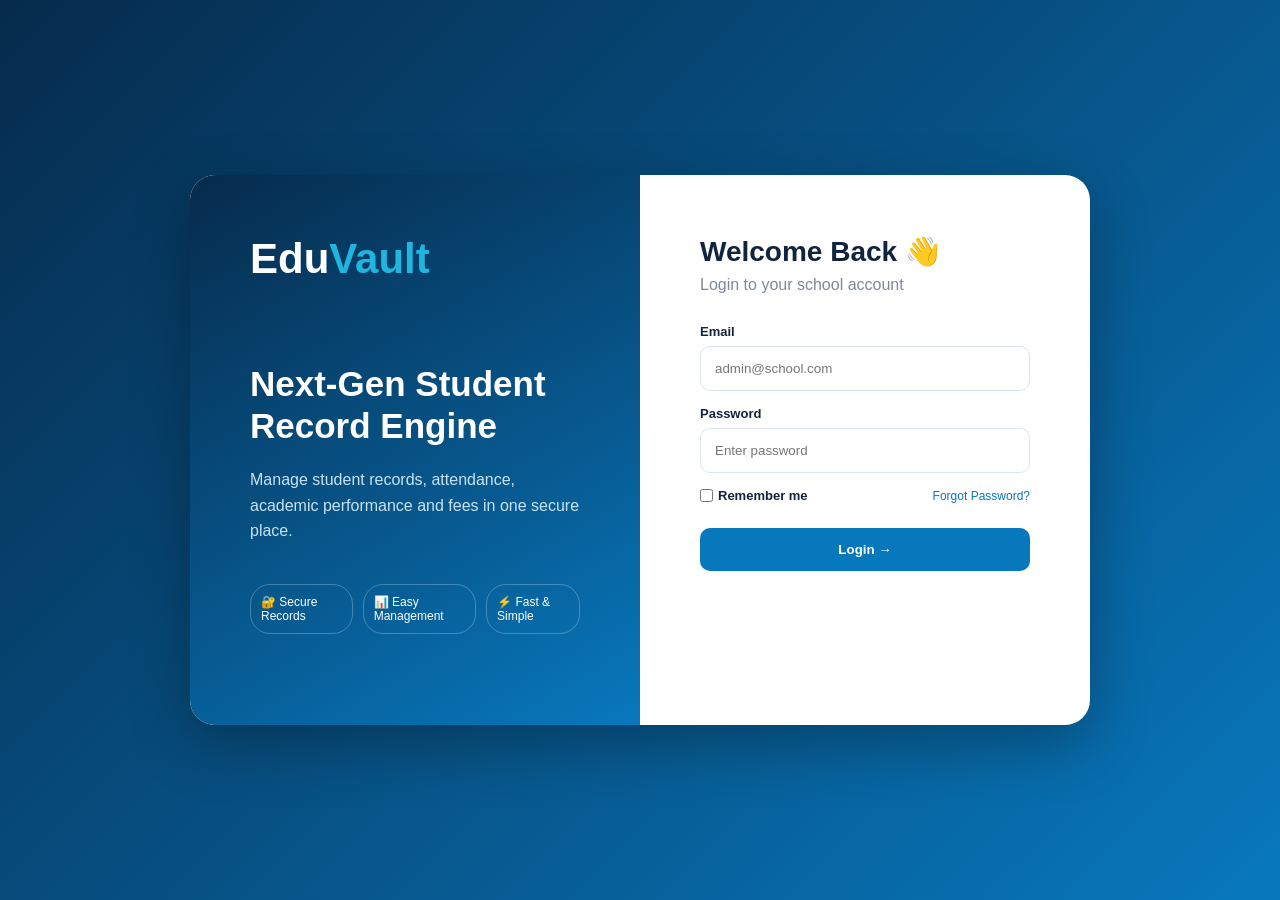
<file: index.html>
<!DOCTYPE html>
<html lang="en">
<head>
    <meta charset="UTF-8">
    <meta name="viewport" content="width=device-width, initial-scale=1.0">
    <title>EduVault - Login</title>
    <link rel="stylesheet" href="style.css">
</head>

<body class="login-body">

    <div class="login-container">

        <div class="login-left">
            <h1>Edu<span>Vault</span></h1>

            <h2>Next-Gen Student<br>Record Engine</h2>

            <p>
                Manage student records, attendance, academic
                performance and fees in one secure place.
            </p>

            <div class="features">
                <div>🔐 Secure Records</div>
                <div>📊 Easy Management</div>
                <div>⚡ Fast & Simple</div>
            </div>
        </div>


        <div class="login-right">

            <h2>Welcome Back 👋</h2>
            <p>Login to your school account</p>

            <form onsubmit="login(event)">

                <label>Email</label>
                <input
                    type="email"
                    id="email"
                    placeholder="admin@school.com"
                    required
                >

                <label>Password</label>
                <input
                    type="password"
                    id="password"
                    placeholder="Enter password"
                    required
                >

                <div class="remember">
                    <label>
                        <input type="checkbox">
                        Remember me
                    </label>

                    <a href="#">Forgot Password?</a>
                </div>

                <button type="submit">
                    Login →
                </button>

            </form>

            <p id="loginMessage"></p>

        </div>

    </div>

    <script src="script.js"></script>

</body>
</html>
</file>
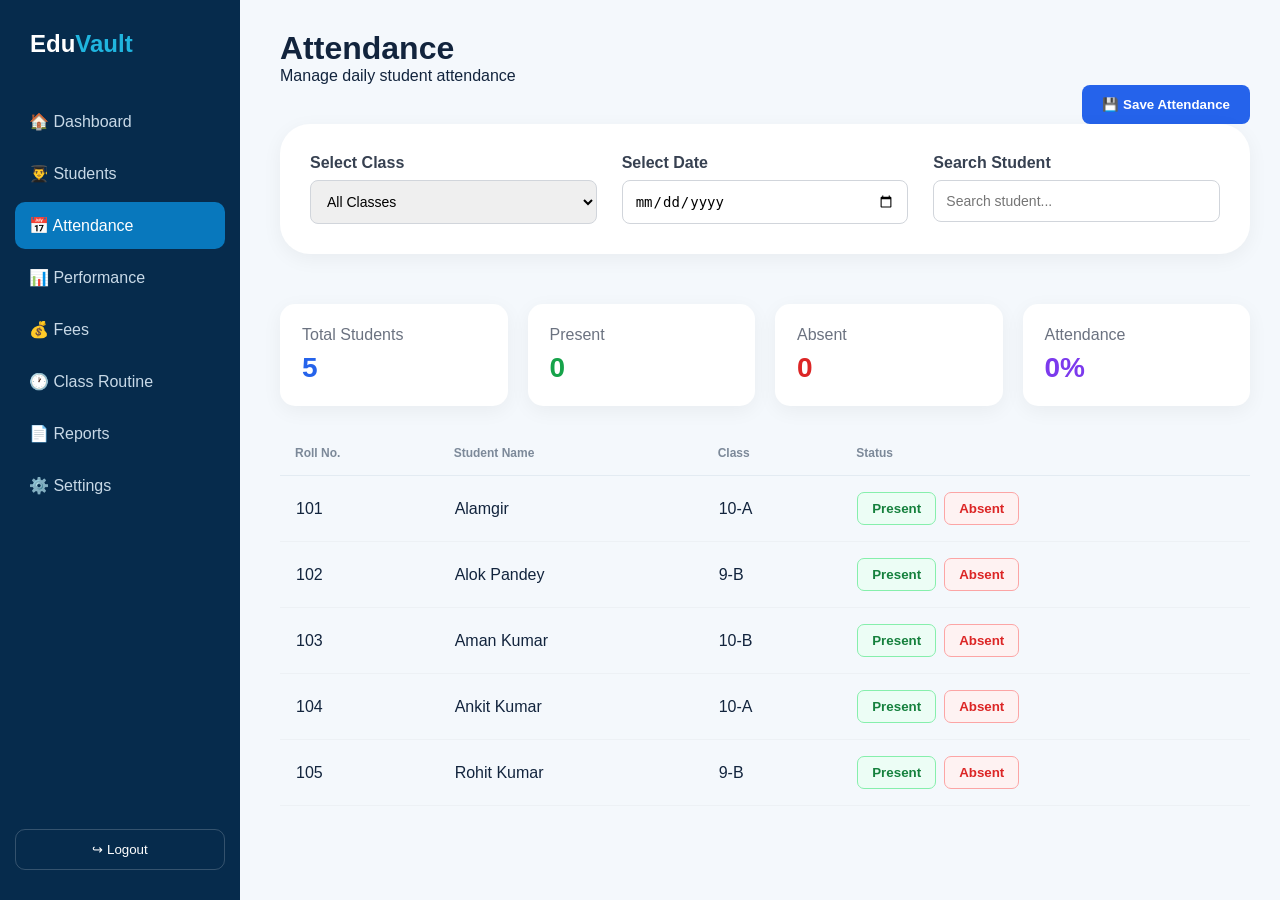
<file: attendance.html>
<!DOCTYPE html>
<html lang="en">
<head>
    <meta charset="UTF-8">
    <meta name="viewport" content="width=device-width, initial-scale=1.0">
    <title>Attendance - EduVault</title>
    <link rel="stylesheet" href="style.css">
</head>

<body>

<div class="app">

    <!-- Sidebar -->
        <aside class="sidebar">

        <div class="logo">
            <div class="logo-icon"></div>
            <div>
                <h2>Edu<span>Vault</span></h2>
                
            </div>
        </div>

        <nav>
            <a href="dashboard.html">🏠 Dashboard</a>
            <a href="students.html">👨‍🎓 Students</a>
            <a href="attendance.html" class="active">📅 Attendance</a>
            <a href="performance.html">📊 Performance</a>
            <a href="fees.html">💰 Fees</a>
            <a href="routine.html">🕐 Class Routine</a>
            <a href="reports.html">📄 Reports</a>
            <a href="settings.html">⚙️ Settings</a>
        </nav>

        <button onclick="logout()" class="logout">
            ↪ Logout
        </button>

    </aside>



    <!-- Main Content -->
    <main class="main-content attendance-page">

        <div class="top-bar">
            <div>
                <h1>Attendance</h1>

                <p>Manage daily student attendance</p>

            </div>

            <button class="primary-btn" onclick="saveAttendance()">
                💾 Save Attendance
            </button>
        </div>


        <!-- Attendance Controls -->
        <div class="attendance-controls">

            <div class="input-group">
                <label>Select Class</label>

                <select id="attendanceClass">
                    <option value="All">All Classes</option>
                    <option value="10-A">10-A</option>
                    <option value="10-B">10-B</option>
                    <option value="9-A">9-A</option>
                    <option value="9-B">9-B</option>
                </select>
            </div>


            <div class="input-group">
                <label>Select Date</label>

                <input type="date" id="attendanceDate">
            </div>


            <div class="input-group">
                <label>Search Student</label>

                <input
                    type="text"
                    id="attendanceSearch"
                    placeholder="Search student..."
                    onkeyup="searchAttendance()"
                >
            </div>

        </div>


        <!-- Attendance Summary -->
        <div class="attendance-summary">

            <div class="summary-card">
                <span>Total Students</span>
                <strong id="totalStudents">5</strong>
            </div>

            <div class="summary-card present-card">
                <span>Present</span>
                <strong id="presentCount">0</strong>
            </div>

            <div class="summary-card absent-card">
                <span>Absent</span>
                <strong id="absentCount">0</strong>
            </div>

            <div class="summary-card percentage-card">
                <span>Attendance</span>
                <strong id="attendancePercentage">0%</strong>
            </div>

        </div>


        <!-- Attendance Table -->
        <div class="table-container">

            <table id="attendanceTable">

                <thead>
                    <tr>
                        <th>Roll No.</th>
                        <th>Student Name</th>
                        <th>Class</th>
                        <th>Status</th>
                    </tr>
                </thead>

                <tbody>

                    <tr>
                        <td>101</td>
                        <td>Alamgir</td>
                        <td>10-A</td>
                        <td>
                            <div class="attendance-buttons">
                                <button
                                    class="present-btn"
                                    onclick="markAttendance(this, 'present')">
                                    Present
                                </button>

                                <button
                                    class="absent-btn"
                                    onclick="markAttendance(this, 'absent')">
                                    Absent
                                </button>
                            </div>
                        </td>
                    </tr>


                    <tr>
                        <td>102</td>
                        <td>Alok Pandey</td>
                        <td>9-B</td>
                        <td>
                            <div class="attendance-buttons">
                                <button
                                    class="present-btn"
                                    onclick="markAttendance(this, 'present')">
                                    Present
                                </button>

                                <button
                                    class="absent-btn"
                                    onclick="markAttendance(this, 'absent')">
                                    Absent
                                </button>
                            </div>
                        </td>
                    </tr>


                    <tr>
                        <td>103</td>
                        <td>Aman Kumar</td>
                        <td>10-B</td>
                        <td>
                            <div class="attendance-buttons">
                                <button
                                    class="present-btn"
                                    onclick="markAttendance(this, 'present')">
                                    Present
                                </button>

                                <button
                                    class="absent-btn"
                                    onclick="markAttendance(this, 'absent')">
                                    Absent
                                </button>
                            </div>
                        </td>
                    </tr>


                    <tr>
                        <td>104</td>
                        <td>Ankit Kumar</td>
                        <td>10-A</td>
                        <td>
                            <div class="attendance-buttons">
                                <button
                                    class="present-btn"
                                    onclick="markAttendance(this, 'present')">
                                    Present
                                </button>

                                <button
                                    class="absent-btn"
                                    onclick="markAttendance(this, 'absent')">
                                    Absent
                                </button>
                            </div>
                        </td>
                    </tr>


                    <tr>
                        <td>105</td>
                        <td>Rohit Kumar</td>
                        <td>9-B</td>
                        <td>
                            <div class="attendance-buttons">
                                <button
                                    class="present-btn"
                                    onclick="markAttendance(this, 'present')">
                                    Present
                                </button>

                                <button
                                    class="absent-btn"
                                    onclick="markAttendance(this, 'absent')">
                                    Absent
                                </button>
                            </div>
                        </td>
                    </tr>

                </tbody>

            </table>

        </div>

    </main>

</div>

<script src="script.js"></script>

</body>
</html>
</file>
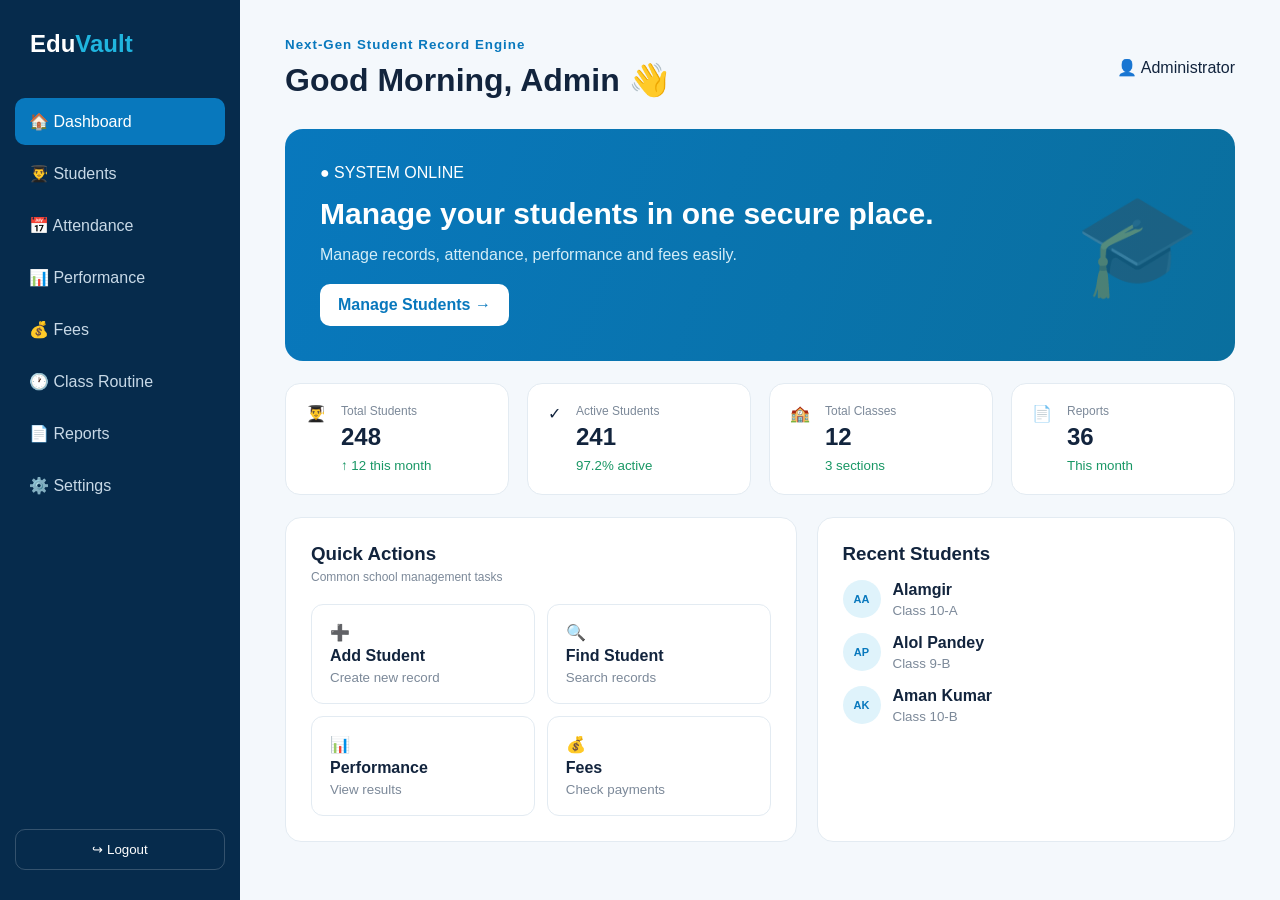
<file: dashboard.html>
<!DOCTYPE html>
<html lang="en">

<head>
    <meta charset="UTF-8">
    <meta name="viewport" content="width=device-width, initial-scale=1.0">

    <title>EduVault - Dashboard</title>

    <link rel="stylesheet" href="style.css">
</head>

<body>

<div class="app">

    <!-- SIDEBAR -->

    <aside class="sidebar">

        <h2>Edu<span>Vault</span></h2>

        <a class="active" href="dashboard.html">
            🏠 Dashboard
        </a>

        <a href="students.html">
            👨‍🎓 Students
        </a>

        <a href="attendance.html">
            📅 Attendance
        </a>

        <a href="performance.html">
            📊 Performance
        </a>

        <a href="fees.html">
            💰 Fees
        </a>

        <a href="routine.html">
            🕐 Class Routine
        </a>

        <a href="reports.html">
            📄 Reports
        </a>

        <a href="settings.html">
            ⚙️ Settings
        </a>

        <button onclick="logout()" class="logout">
            ↪ Logout
        </button>

    </aside>


    <!-- MAIN CONTENT -->

    <main class="main">

        <header>

            <div>
                <small>Next-Gen Student Record Engine</small>

                <h1>
                    Good Morning, Admin 👋
                </h1>
            </div>

            <div class="admin">
                👤 Administrator
            </div>

        </header>


        <!-- HERO -->

        <section class="hero">

            <div>

                <span>● SYSTEM ONLINE</span>

                <h2>
                    Manage your students
                    in one secure place.
                </h2>

                <p>
                    Manage records, attendance,
                    performance and fees easily.
                </p>

                <a href="students.html" class="hero-button">
                    Manage Students →
                </a>

            </div>

            <div class="hero-icon">
                🎓
            </div>

        </section>


        <!-- STATISTICS -->

        <section class="stats">

            <div class="stat-card">
                <div class="icon">👨‍🎓</div>
                <div>
                    <p>Total Students</p>
                    <h2>248</h2>
                    <small>↑ 12 this month</small>
                </div>
            </div>


            <div class="stat-card">
                <div class="icon">✓</div>
                <div>
                    <p>Active Students</p>
                    <h2>241</h2>
                    <small>97.2% active</small>
                </div>
            </div>


            <div class="stat-card">
                <div class="icon">🏫</div>
                <div>
                    <p>Total Classes</p>
                    <h2>12</h2>
                    <small>3 sections</small>
                </div>
            </div>


            <div class="stat-card">
                <div class="icon">📄</div>
                <div>
                    <p>Reports</p>
                    <h2>36</h2>
                    <small>This month</small>
                </div>
            </div>

        </section>


        <!-- QUICK ACTIONS -->

        <section class="content-grid">

            <div class="card">

                <h3>Quick Actions</h3>

                <p>Common school management tasks</p>

                <div class="quick-actions">

                    <a href="students.html">
                        ➕
                        <b>Add Student</b>
                        <small>Create new record</small>
                    </a>

                    <a href="students.html">
                        🔍
                        <b>Find Student</b>
                        <small>Search records</small>
                    </a>

                    <a href="#">
                        📊
                        <b>Performance</b>
                        <small>View results</small>
                    </a>

                    <a href="#">
                        💰
                        <b>Fees</b>
                        <small>Check payments</small>
                    </a>

                </div>

            </div>


            <div class="card">

                <h3>Recent Students</h3>

                <div class="student-mini">
                    <div>AA</div>
                    <span>
                        <b>Alamgir</b>
                        <small>Class 10-A</small>
                    </span>
                </div>

                <div class="student-mini">
                    <div>AP</div>
                    <span>
                        <b>Alol Pandey</b>
                        <small>Class 9-B</small>
                    </span>
                </div>

                <div class="student-mini">
                    <div>AK</div>
                    <span>
                        <b>Aman Kumar</b>
                        <small>Class 10-B</small>
                    </span>
                </div>

            </div>

        </section>

    </main>

</div>

<script src="script.js"></script>

</body>
</html>
</file>
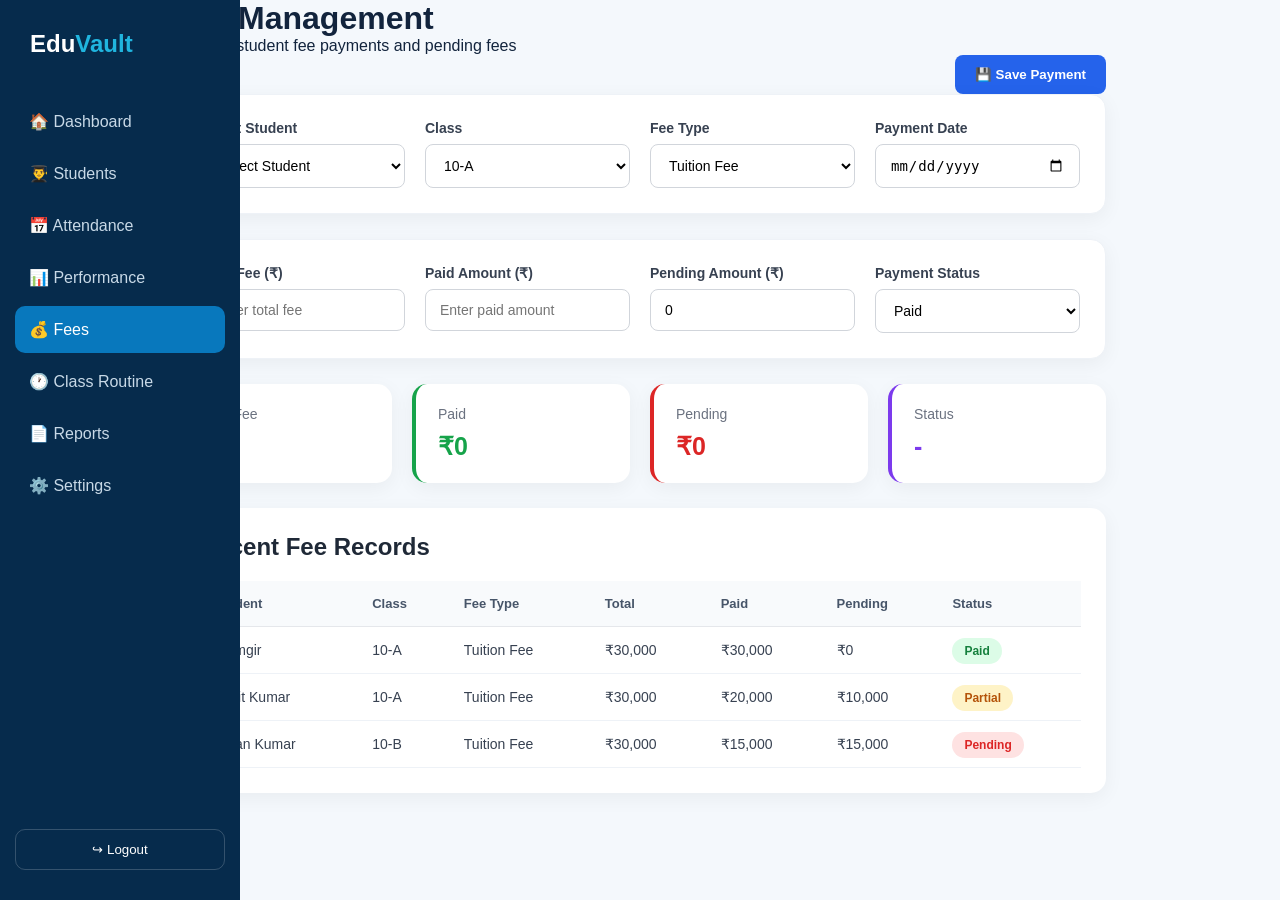
<file: fees.html>
<!DOCTYPE html>
<html lang="en">

<head>
    <meta charset="UTF-8">
    <meta name="viewport" content="width=device-width, initial-scale=1.0">

    <title>Fees - EduVault</title>

    <link rel="stylesheet" href="style.css">
</head>

<body>

<div class="app">

    <!-- ================= SIDEBAR ================= -->

    <aside class="sidebar">

        <div class="logo">

            <div class="logo-icon">
            
            </div>

            <div>
                <h2>Edu<span>Vault</span></h2>
                
            </div>

        </div>


        <nav>

            <a href="dashboard.html">🏠 Dashboard</a>

            <a href="students.html">👨‍🎓 Students</a>

            <a href="attendance.html">📅 Attendance</a>

            <a href="performance.html">📊 Performance</a>

            <a href="fees.html" class="active">💰 Fees</a>

            <a href="routine.html">🕐 Class Routine</a>

            <a href="reports.html">📄 Reports</a>

            <a href="settings.html">⚙️ Settings</a>

        </nav>


        <button onclick="logout()" class="logout">
            ↪ Logout
        </button>

    </aside>


    <!-- ================= MAIN CONTENT ================= -->

    <main class="main-content fees-page">


        <!-- TOP BAR -->

        <div class="top-bar">

            <div>

                <h1>Fee Management</h1>

                <p>
                    Manage student fee payments and pending fees
                </p>

            </div>


            <button
                class="primary-btn"
                onclick="saveFee()">

                💾 Save Payment

            </button>

        </div>


        <!-- ================= FEE FORM ================= -->

        <div class="fee-form">


            <div class="input-group">

                <label>
                    Select Student
                </label>

                <select id="feeStudent">

                    <option value="">
                        Select Student
                    </option>

                    <option>
                        Alamgir - 101
                    </option>

                    <option>
                        Alok Pandey - 102
                    </option>

                    <option>
                        Aman Kumar - 103
                    </option>

                    <option>
                        Ankit Kumar - 104
                    </option>

                    <option>
                        Rohit Kumar - 105
                    </option>

                </select>

            </div>


            <div class="input-group">

                <label>
                    Class
                </label>

                <select id="feeClass">

                    <option>10-A</option>
                    <option>10-B</option>
                    <option>9-A</option>
                    <option>9-B</option>

                </select>

            </div>


            <div class="input-group">

                <label>
                    Fee Type
                </label>

                <select id="feeType">

                    <option>Tuition Fee</option>

                    <option>Exam Fee</option>

                    <option>Transport Fee</option>

                    <option>Annual Fee</option>

                    <option>Other</option>

                </select>

            </div>


            <div class="input-group">

                <label>
                    Payment Date
                </label>

                <input
                    type="date"
                    id="paymentDate">

            </div>


        </div>


        <!-- ================= AMOUNT SECTION ================= -->

        <div class="fee-form">


            <div class="input-group">

                <label>
                    Total Fee (₹)
                </label>

                <input
                    type="number"
                    id="totalFee"
                    placeholder="Enter total fee"
                    oninput="calculateFee()">

            </div>


            <div class="input-group">

                <label>
                    Paid Amount (₹)
                </label>

                <input
                    type="number"
                    id="paidFee"
                    placeholder="Enter paid amount"
                    oninput="calculateFee()">

            </div>


            <div class="input-group">

                <label>
                    Pending Amount (₹)
                </label>

                <input
                    type="number"
                    id="pendingFee"
                    value="0"
                    readonly>

            </div>


            <div class="input-group">

                <label>
                    Payment Status
                </label>

                <select id="paymentStatus">

                    <option value="Paid">
                        Paid
                    </option>

                    <option value="Partial">
                        Partially Paid
                    </option>

                    <option value="Pending">
                        Pending
                    </option>

                </select>

            </div>


        </div>


        <!-- ================= FEE SUMMARY ================= -->

        <div class="fee-summary">


            <div class="fee-card">

                <span>
                    Total Fee
                </span>

                <strong id="totalFeeDisplay">
                    ₹0
                </strong>

            </div>


            <div class="fee-card paid">

                <span>
                    Paid
                </span>

                <strong id="paidFeeDisplay">
                    ₹0
                </strong>

            </div>


            <div class="fee-card pending">

                <span>
                    Pending
                </span>

                <strong id="pendingFeeDisplay">
                    ₹0
                </strong>

            </div>


            <div class="fee-card status">

                <span>
                    Status
                </span>

                <strong id="feeStatusDisplay">
                    -
                </strong>

            </div>


        </div>


        <!-- ================= FEE RECORDS ================= -->

        <div class="table-container">

            <h2 class="section-title">
                Recent Fee Records
            </h2>


            <table id="feeTable">

                <thead>

                    <tr>

                        <th>
                            Student
                        </th>

                        <th>
                            Class
                        </th>

                        <th>
                            Fee Type
                        </th>

                        <th>
                            Total
                        </th>

                        <th>
                            Paid
                        </th>

                        <th>
                            Pending
                        </th>

                        <th>
                            Status
                        </th>

                    </tr>

                </thead>


                <tbody>

                    <tr>

                        <td>
                            Alamgir
                        </td>

                        <td>
                            10-A
                        </td>

                        <td>
                            Tuition Fee
                        </td>

                        <td>
                            ₹30,000
                        </td>

                        <td>
                            ₹30,000
                        </td>

                        <td>
                            ₹0
                        </td>

                        <td>
                            <span class="fee-status paid-status">
                                Paid
                            </span>
                        </td>

                    </tr>


                    <tr>

                        <td>
                            Ankit Kumar
                        </td>

                        <td>
                            10-A
                        </td>

                        <td>
                            Tuition Fee
                        </td>

                        <td>
                            ₹30,000
                        </td>

                        <td>
                            ₹20,000
                        </td>

                        <td>
                            ₹10,000
                        </td>

                        <td>
                            <span class="fee-status partial-status">
                                Partial
                            </span>
                        </td>

                    </tr>


                    <tr>

                        <td>
                            Aman Kumar
                        </td>

                        <td>
                            10-B
                        </td>

                        <td>
                            Tuition Fee
                        </td>

                        <td>
                            ₹30,000
                        </td>

                        <td>
                            ₹15,000
                        </td>

                        <td>
                            ₹15,000
                        </td>

                        <td>
                            <span class="fee-status pending-status">
                                Pending
                            </span>
                        </td>

                    </tr>

                </tbody>

            </table>

        </div>


    </main>

</div>


<script src="script.js"></script>

</body>

</html>
</file>
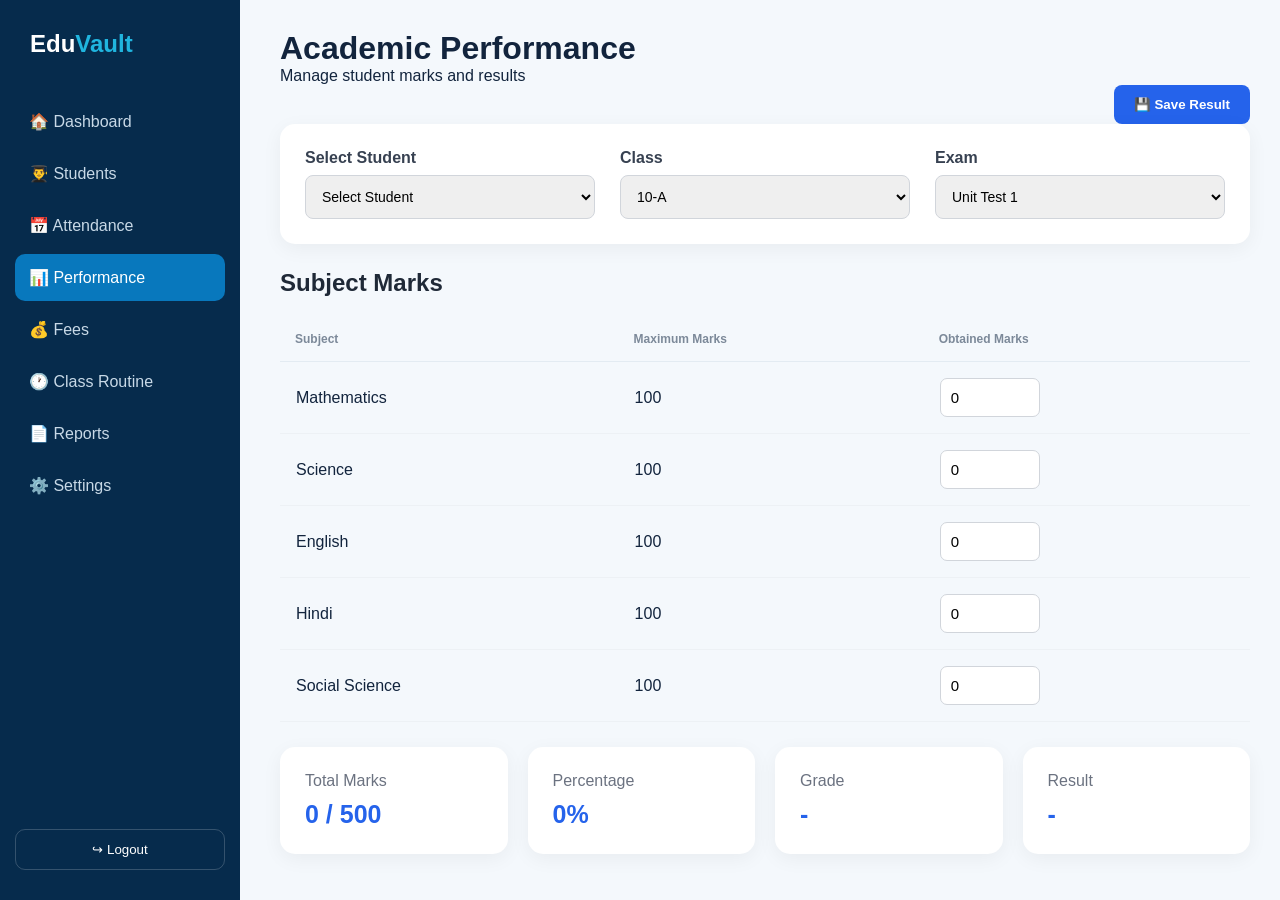
<file: performance.html>
<!DOCTYPE html>
<html lang="en">
<head>
    <meta charset="UTF-8">
    <meta name="viewport" content="width=device-width, initial-scale=1.0">
    <title>Performance - EduVault</title>
    <link rel="stylesheet" href="style.css">
</head>

<body>

<div class="app">

    <!-- Sidebar -->
    <aside class="sidebar">

        <div class="logo">
            <div class="logo-icon"></div>
            <div>
                <h2>Edu<span>Vault</span></h2>
                
            </div>
        </div>

        <nav>
            <a href="dashboard.html">🏠 Dashboard</a>
            <a href="students.html">👨‍🎓 Students</a>
            <a href="attendance.html">📅 Attendance</a>
            <a href="performance.html" class="active">📊 Performance</a>
            <a href="fees.html">💰 Fees</a>
            <a href="routine.html">🕐 Class Routine</a>
            <a href="reports.html">📄 Reports</a>
            <a href="settings.html">⚙️ Settings</a>
        </nav>

        <button onclick="logout()" class="logout">
            ↪ Logout
        </button>

    </aside>


    <!-- Main -->
    <main class="main-content performance-page">

        <div class="top-bar">
            <div>
                <h1>Academic Performance</h1>
                <p>Manage student marks and results</p>
            </div>

            <button class="primary-btn" onclick="savePerformance()">
                💾 Save Result
            </button>
        </div>


        <!-- Student Selection -->

        <div class="performance-controls">

            <div class="input-group">
                <label>Select Student</label>

                <select id="studentSelect" onchange="calculateResult()">
                    <option value="">Select Student</option>
                    <option value="Rahul Sharma">Rahul Sharma - 101</option>
                    <option value="Priya Singh">Priya Singh - 102</option>
                    <option value="Aman Verma">Aman Verma - 103</option>
                    <option value="Anjali Patel">Anjali Patel - 104</option>
                    <option value="Rohit Kumar">Rohit Kumar - 105</option>
                </select>
            </div>

            <div class="input-group">
                <label>Class</label>

                <select id="performanceClass">
                    <option>10-A</option>
                    <option>10-B</option>
                    <option>9-A</option>
                    <option>9-B</option>
                </select>
            </div>

            <div class="input-group">
                <label>Exam</label>

                <select id="examType">
                    <option>Unit Test 1</option>
                    <option>Half Yearly</option>
                    <option>Unit Test 2</option>
                    <option>Annual Exam</option>
                </select>
            </div>

        </div>


        <!-- Marks Table -->

        <div class="table-container">

            <h2 class="section-title">Subject Marks</h2>

            <table>

                <thead>
                    <tr>
                        <th>Subject</th>
                        <th>Maximum Marks</th>
                        <th>Obtained Marks</th>
                    </tr>
                </thead>

                <tbody>

                    <tr>
                        <td>Mathematics</td>
                        <td>100</td>
                        <td>
                            <input
                                type="number"
                                class="marks-input"
                                min="0"
                                max="100"
                                value="0"
                                oninput="calculateResult()">
                        </td>
                    </tr>

                    <tr>
                        <td>Science</td>
                        <td>100</td>
                        <td>
                            <input
                                type="number"
                                class="marks-input"
                                min="0"
                                max="100"
                                value="0"
                                oninput="calculateResult()">
                        </td>
                    </tr>

                    <tr>
                        <td>English</td>
                        <td>100</td>
                        <td>
                            <input
                                type="number"
                                class="marks-input"
                                min="0"
                                max="100"
                                value="0"
                                oninput="calculateResult()">
                        </td>
                    </tr>

                    <tr>
                        <td>Hindi</td>
                        <td>100</td>
                        <td>
                            <input
                                type="number"
                                class="marks-input"
                                min="0"
                                max="100"
                                value="0"
                                oninput="calculateResult()">
                        </td>
                    </tr>

                    <tr>
                        <td>Social Science</td>
                        <td>100</td>
                        <td>
                            <input
                                type="number"
                                class="marks-input"
                                min="0"
                                max="100"
                                value="0"
                                oninput="calculateResult()">
                        </td>
                    </tr>

                </tbody>

            </table>

        </div>


        <!-- Result Summary -->

        <div class="result-summary">

            <div class="result-card">
                <span>Total Marks</span>
                <strong id="totalMarks">0 / 500</strong>
            </div>

            <div class="result-card">
                <span>Percentage</span>
                <strong id="percentage">0%</strong>
            </div>

            <div class="result-card">
                <span>Grade</span>
                <strong id="grade">-</strong>
            </div>

            <div class="result-card">
                <span>Result</span>
                <strong id="resultStatus">-</strong>
            </div>

        </div>

    </main>

</div>

<script src="script.js"></script>

</body>
</html>
</file>
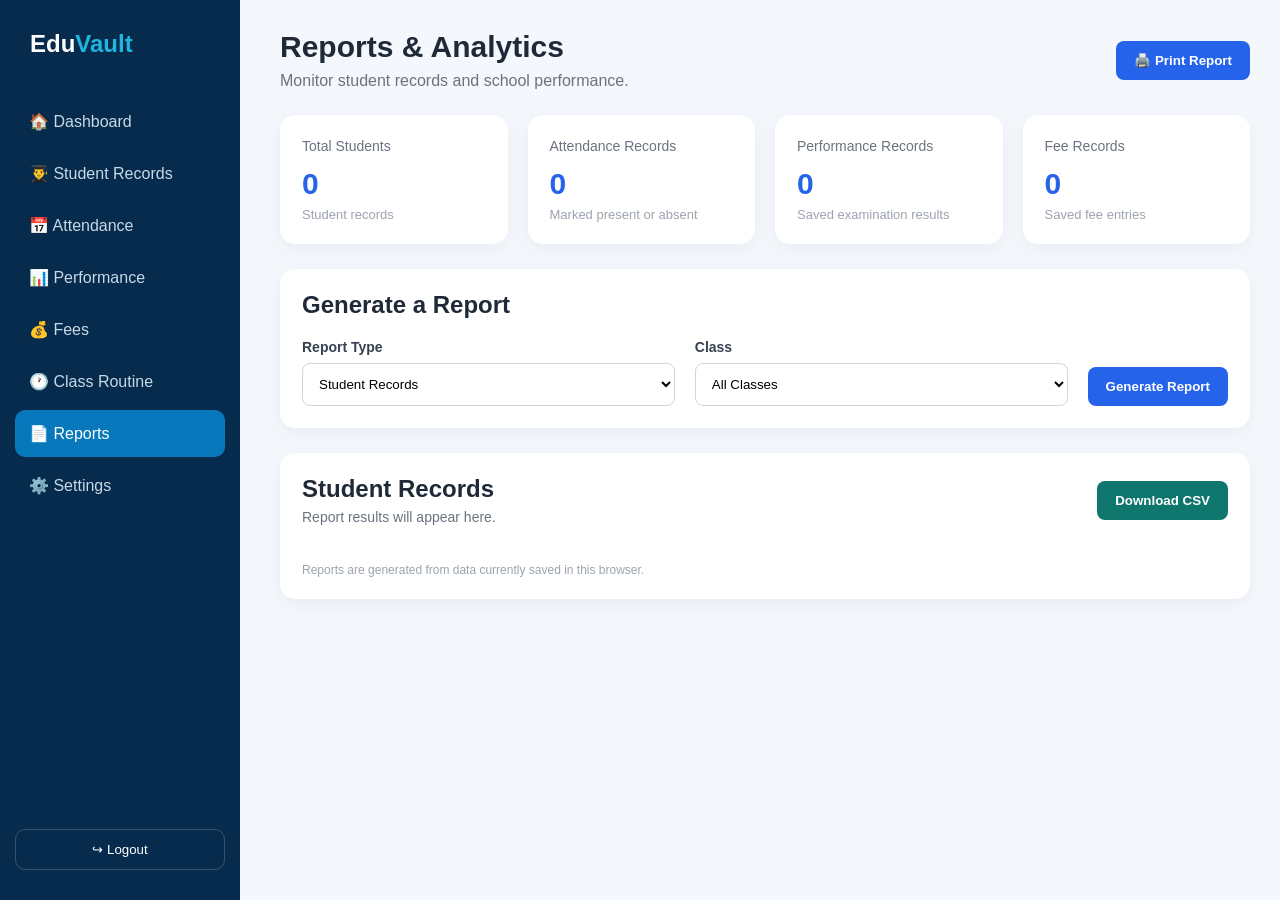
<file: reports.html>
<!DOCTYPE html>
<html lang="en">
<head>
    <meta charset="UTF-8">
    <meta name="viewport" content="width=device-width, initial-scale=1.0">
    <title>EduVault - Reports & Analytics</title>
    <link rel="stylesheet" href="style.css">
</head>
<body>

    <!-- SIDEBAR: Keep the same structure as dashboard.html -->
    <aside class="sidebar">
        <div class="logo">
            <h2>Edu<span>Vault</span></h2>
            
        </div>

        <nav>
            <a href="dashboard.html">🏠 Dashboard</a>
            <a href="students.html">👨‍🎓 Student Records</a>
            <a href="attendance.html">📅 Attendance</a>
            <a href="performance.html">📊 Performance</a>
            <a href="fees.html">💰 Fees</a>
            <a href="routine.html">🕐 Class Routine</a>
            <a href="reports.html" class="active">📄 Reports</a>
            <a href="settings.html">⚙️ Settings</a>
        </nav>

        <button onclick="logout()" class="logout">
            ↪ Logout
        </button>


    </aside>

    <!-- MAIN CONTENT -->
    <main class="main-content reports-page">

        <div class="reports-header">
            <div>
                <h1>Reports & Analytics</h1>
                <p>Monitor student records and school performance.</p>
            </div>

            <button class="report-btn" onclick="window.print()">
                🖨️ Print Report
            </button>
        </div>

        <!-- SUMMARY CARDS -->
        <section class="report-stats">

            <div class="report-stat-card">
                <span>Total Students</span>
                <h2 id="reportStudents">0</h2>
                <p>Student records</p>
            </div>

            <div class="report-stat-card">
                <span>Attendance Records</span>
                <h2 id="reportAttendance">0</h2>
                <p>Marked present or absent</p>
            </div>

            <div class="report-stat-card">
                <span>Performance Records</span>
                <h2 id="reportPerformance">0</h2>
                <p>Saved examination results</p>
            </div>

            <div class="report-stat-card">
                <span>Fee Records</span>
                <h2 id="reportFees">0</h2>
                <p>Saved fee entries</p>
            </div>

        </section>

        <!-- REPORT FILTERS -->
        <section class="report-panel">

            <h2>Generate a Report</h2>

            <div class="report-filters">

                <div class="report-field">
                    <label for="reportType">Report Type</label>
                    <select id="reportType">
                        <option value="students">Student Records</option>
                        <option value="attendance">Attendance</option>
                        <option value="performance">Academic Performance</option>
                        <option value="fees">Fee Records</option>
                    </select>
                </div>

                <div class="report-field">
                    <label for="reportClass">Class</label>
                    <select id="reportClass">
                        <option value="all">All Classes</option>
                        <option value="Class 6">Class 6</option>
                        <option value="Class 7">Class 7</option>
                        <option value="Class 8">Class 8</option>
                        <option value="Class 9">Class 9</option>
                        <option value="Class 10">Class 10</option>
                        <option value="Class 11">Class 11</option>
                        <option value="Class 12">Class 12</option>
                    </select>
                </div>

                <button class="report-btn" onclick="generateReport()">
                    Generate Report
                </button>

            </div>

        </section>

        <!-- REPORT TABLE -->
        <section class="report-panel">

            <div class="report-table-heading">
                <div>
                    <h2 id="reportTableTitle">Student Records</h2>
                    <p id="reportDescription">Report results will appear here.</p>
                </div>

                <button class="report-btn secondary-report-btn"
                        onclick="downloadReportCSV()">
                    Download CSV
                </button>
            </div>

            <div class="table-container">
                <table class="report-table">
                    <thead id="reportTableHead"></thead>
                    <tbody id="reportTableBody"></tbody>
                </table>
            </div>

            <p class="report-note">
                Reports are generated from data currently saved in this browser.
            </p>

        </section>

    </main>

    <script src="script.js"></script>
</body>
</html>
</file>
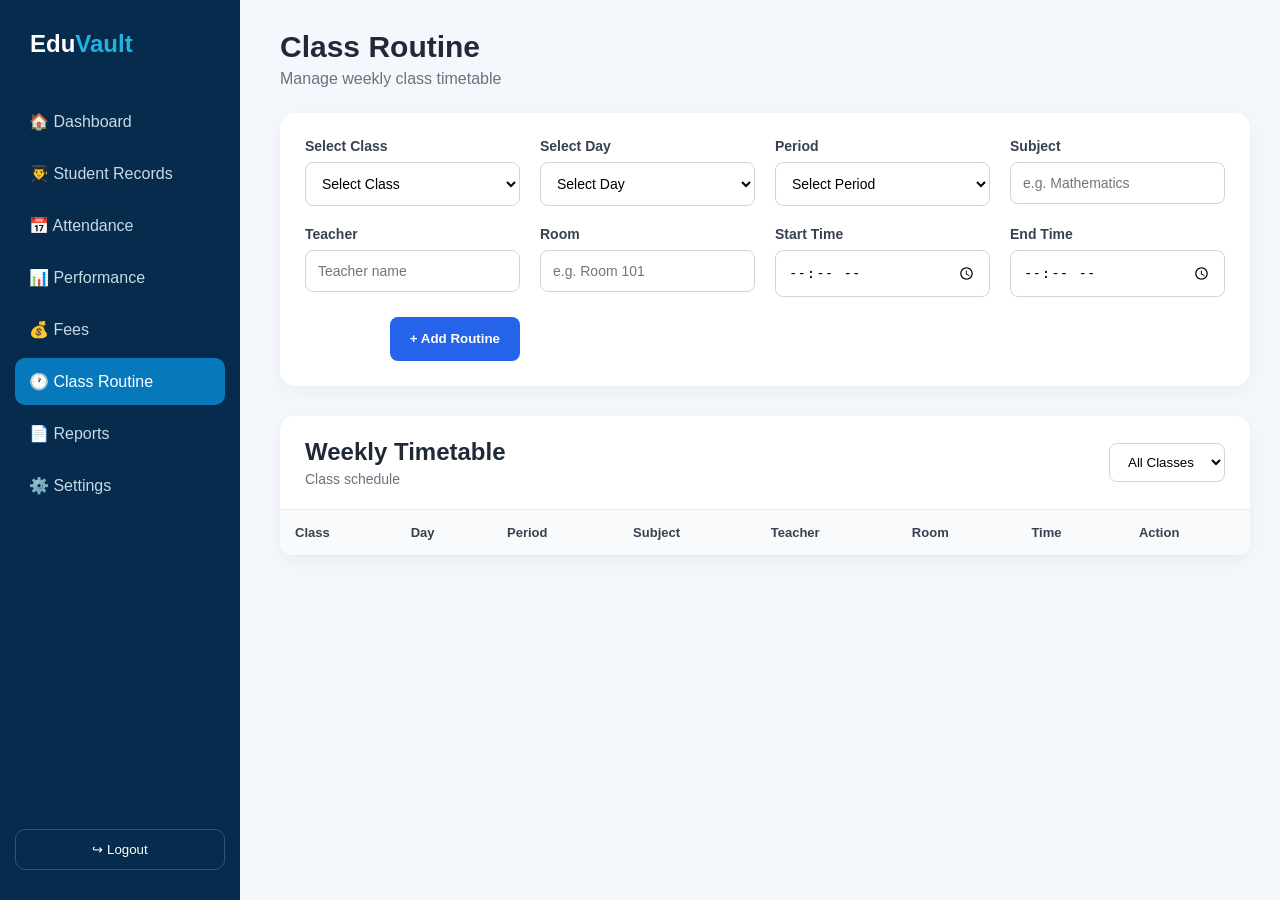
<file: routine.html>
<!DOCTYPE html>
<html lang="en">
<head>
    <meta charset="UTF-8">
    <meta name="viewport" content="width=device-width, initial-scale=1.0">

    <title>EduVault - Class Routine</title>

    <link rel="stylesheet" href="style.css">
</head>

<body>

    <!-- SIDEBAR -->

    <aside class="sidebar">

        <div class="logo">
            <h2>Edu<span>Vault</span></h2>
            
        </div>

        <nav>

            <a href="dashboard.html">
                🏠 Dashboard
            </a>

            <a href="students.html">
                👨‍🎓 Student Records
            </a>

            <a href="attendance.html">
                📅 Attendance
            </a>

            <a href="performance.html">
                📊 Performance
            </a>

            <a href="fees.html">
                💰 Fees
            </a>

            <a href="routine.html" class="active">
                🕐 Class Routine
            </a>

            <a href="reports.html">📄 Reports</a>

            <a href="settings.html">⚙️ Settings</a>

        </nav>

        <button onclick="logout()" class="logout">
            ↪ Logout
        </button>

    </aside>


    <!-- ============================= -->
    <!-- MAIN CONTENT -->
    <!-- ============================= -->

    <main class="main-content routine-page">

        <div class="page-header">

            <div>
                <h1>Class Routine</h1>
                <p>Manage weekly class timetable</p>
            </div>

        </div>


        <!-- ============================= -->
        <!-- ROUTINE CONTROLS -->
        <!-- ============================= -->

        <div class="routine-controls">

            <div class="routine-input-group">

                <label>Select Class</label>

                <select id="routineClass">
                    <option value="">Select Class</option>
                    <option value="Class 6">Class 6</option>
                    <option value="Class 7">Class 7</option>
                    <option value="Class 8">Class 8</option>
                    <option value="Class 9">Class 9</option>
                    <option value="Class 10">Class 10</option>
                    <option value="Class 11">Class 11</option>
                    <option value="Class 12">Class 12</option>
                </select>

            </div>


            <div class="routine-input-group">

                <label>Select Day</label>

                <select id="routineDay">

                    <option value="">Select Day</option>

                    <option value="Monday">
                        Monday
                    </option>

                    <option value="Tuesday">
                        Tuesday
                    </option>

                    <option value="Wednesday">
                        Wednesday
                    </option>

                    <option value="Thursday">
                        Thursday
                    </option>

                    <option value="Friday">
                        Friday
                    </option>

                    <option value="Saturday">
                        Saturday
                    </option>

                </select>

            </div>


            <div class="routine-input-group">

                <label>Period</label>

                <select id="routinePeriod">

                    <option value="">Select Period</option>

                    <option value="1st Period">
                        1st Period
                    </option>

                    <option value="2nd Period">
                        2nd Period
                    </option>

                    <option value="3rd Period">
                        3rd Period
                    </option>

                    <option value="4th Period">
                        4th Period
                    </option>

                    <option value="5th Period">
                        5th Period
                    </option>

                    <option value="6th Period">
                        6th Period
                    </option>

                    <option value="7th Period">
                        7th Period
                    </option>

                </select>

            </div>


            <div class="routine-input-group">

                <label>Subject</label>

                <input
                    type="text"
                    id="routineSubject"
                    placeholder="e.g. Mathematics"
                >

            </div>


            <div class="routine-input-group">

                <label>Teacher</label>

                <input
                    type="text"
                    id="routineTeacher"
                    placeholder="Teacher name"
                >

            </div>


            <div class="routine-input-group">

                <label>Room</label>

                <input
                    type="text"
                    id="routineRoom"
                    placeholder="e.g. Room 101"
                >

            </div>


            <div class="routine-input-group">

                <label>Start Time</label>

                <input
                    type="time"
                    id="routineStartTime"
                >

            </div>


            <div class="routine-input-group">

                <label>End Time</label>

                <input
                    type="time"
                    id="routineEndTime"
                >

            </div>


            <button
                class="primary-btn routine-add-btn"
                onclick="addRoutine()"
            >
                + Add Routine
            </button>

        </div>


        <!-- ============================= -->
        <!-- TIMETABLE -->
        <!-- ============================= -->

        <div class="routine-table-card">

            <div class="routine-table-header">

                <div>
                    <h2>Weekly Timetable</h2>
                    <p>Class schedule</p>
                </div>

                <select
                    id="filterRoutineClass"
                    onchange="displayRoutine()"
                >

                    <option value="All">
                        All Classes
                    </option>

                    <option value="Class 6">
                        Class 6
                    </option>

                    <option value="Class 7">
                        Class 7
                    </option>

                    <option value="Class 8">
                        Class 8
                    </option>

                    <option value="Class 9">
                        Class 9
                    </option>

                    <option value="Class 10">
                        Class 10
                    </option>

                    <option value="Class 11">
                        Class 11
                    </option>

                    <option value="Class 12">
                        Class 12
                    </option>

                </select>

            </div>


            <div class="table-container">

                <table class="routine-table">

                    <thead>

                        <tr>

                            <th>Class</th>
                            <th>Day</th>
                            <th>Period</th>
                            <th>Subject</th>
                            <th>Teacher</th>
                            <th>Room</th>
                            <th>Time</th>
                            <th>Action</th>

                        </tr>

                    </thead>

                    <tbody id="routineTableBody">

                    </tbody>

                </table>

            </div>

        </div>


    </main>


    <script src="script.js"></script>

</body>
</html>
</file>
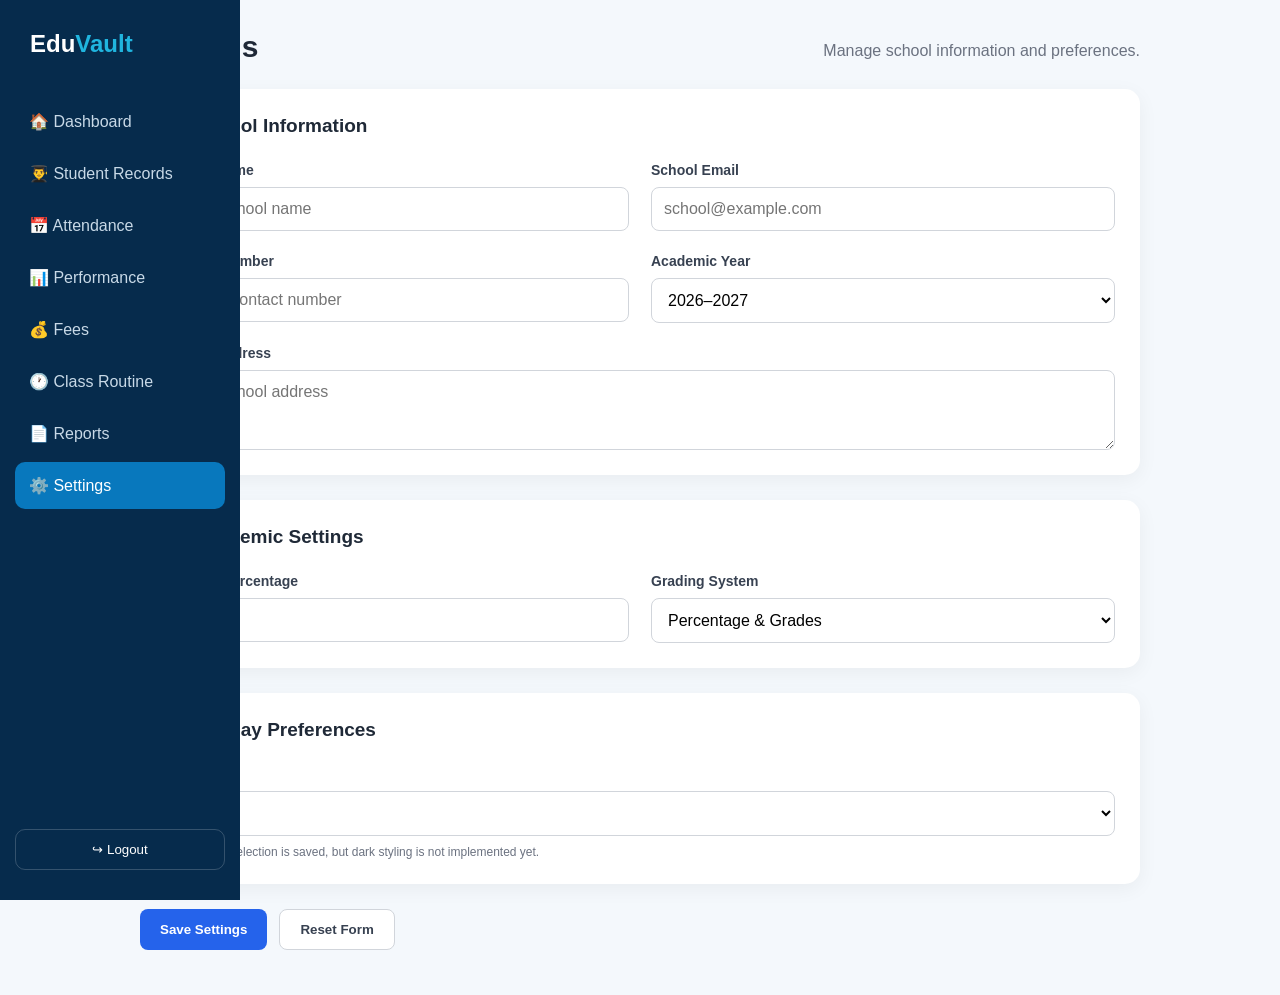
<file: settings.html>
<!DOCTYPE html>
<html lang="en">
<head>
    <meta charset="UTF-8">
    <meta name="viewport" content="width=device-width, initial-scale=1.0">
    <title>EduVault - Settings</title>
    <link rel="stylesheet" href="style.css">
</head>
<body>

    <!-- SIDEBAR: Keep the same structure as dashboard.html -->
    <aside class="sidebar">
        <div class="logo">
            <h2>Edu<span>Vault</span></h2>
            
        </div>

        <nav>
            <a href="dashboard.html">🏠 Dashboard</a>
            <a href="students.html">👨‍🎓 Student Records</a>
            <a href="attendance.html">📅 Attendance</a>
            <a href="performance.html">📊 Performance</a>
            <a href="fees.html">💰 Fees</a>
            <a href="routine.html">🕐 Class Routine</a>
            <a href="reports.html">📄 Reports</a>
            <a href="settings.html" class="active">⚙️ Settings</a>
        </nav>

        <button onclick="logout()" class="logout">
            ↪ Logout
        </button>

    </aside>

    <main class="main-content settings-page">

        <header class="settings-header">
            <h1>Settings</h1>
            <p>Manage school information and preferences.</p>
        </header>

        <form id="settingsForm">

            <!-- SCHOOL INFORMATION -->
            <section class="settings-card">
                <h2>🏫 School Information</h2>

                <div class="settings-grid">
                    <div class="settings-field">
                        <label for="schoolName">School Name</label>
                        <input id="schoolName" type="text"
                               placeholder="Enter school name" required>
                    </div>

                    <div class="settings-field">
                        <label for="schoolEmail">School Email</label>
                        <input id="schoolEmail" type="email"
                               placeholder="school@example.com">
                    </div>

                    <div class="settings-field">
                        <label for="schoolPhone">Contact Number</label>
                        <input id="schoolPhone" type="tel"
                               placeholder="School contact number">
                    </div>

                    <div class="settings-field">
                        <label for="academicYear">Academic Year</label>
                        <select id="academicYear">
                            <option value="2026-2027">2026–2027</option>
                            <option value="2027-2028">2027–2028</option>
                            <option value="2028-2029">2028–2029</option>
                        </select>
                    </div>

                    <div class="settings-field full-width">
                        <label for="schoolAddress">School Address</label>
                        <textarea id="schoolAddress" rows="3"
                                  placeholder="Enter school address"></textarea>
                    </div>
                </div>
            </section>

            <!-- ACADEMIC SETTINGS -->
            <section class="settings-card">
                <h2>📚 Academic Settings</h2>

                <div class="settings-grid">
                    <div class="settings-field">
                        <label for="passingPercentage">
                            Passing Percentage
                        </label>
                        <input id="passingPercentage" type="number"
                               min="1" max="100" value="33" required>
                    </div>

                    <div class="settings-field">
                        <label for="gradingSystem">Grading System</label>
                        <select id="gradingSystem">
                            <option value="percentage">Percentage & Grades</option>
                            <option value="marks">Marks Only</option>
                        </select>
                    </div>
                </div>
            </section>

            <!-- DISPLAY SETTINGS -->
            <section class="settings-card">
                <h2>🖥️ Display Preferences</h2>

                <div class="settings-field">
                    <label for="themePreference">Theme</label>
                    <select id="themePreference">
                        <option value="light">Light</option>
                        <option value="dark">Dark (coming soon)</option>
                    </select>
                    <small>Dark theme selection is saved, but dark styling is not implemented yet.</small>
                </div>
            </section>

            <div class="settings-actions">
                <button type="submit" class="settings-save-btn">
                    Save Settings
                </button>

                <button type="button" class="settings-reset-btn"
                        onclick="resetSettings()">
                    Reset Form
                </button>
            </div>

            <p id="settingsMessage" role="status"></p>

        </form>

    </main>

    <script src="script.js"></script>
</body>
</html>
</file>
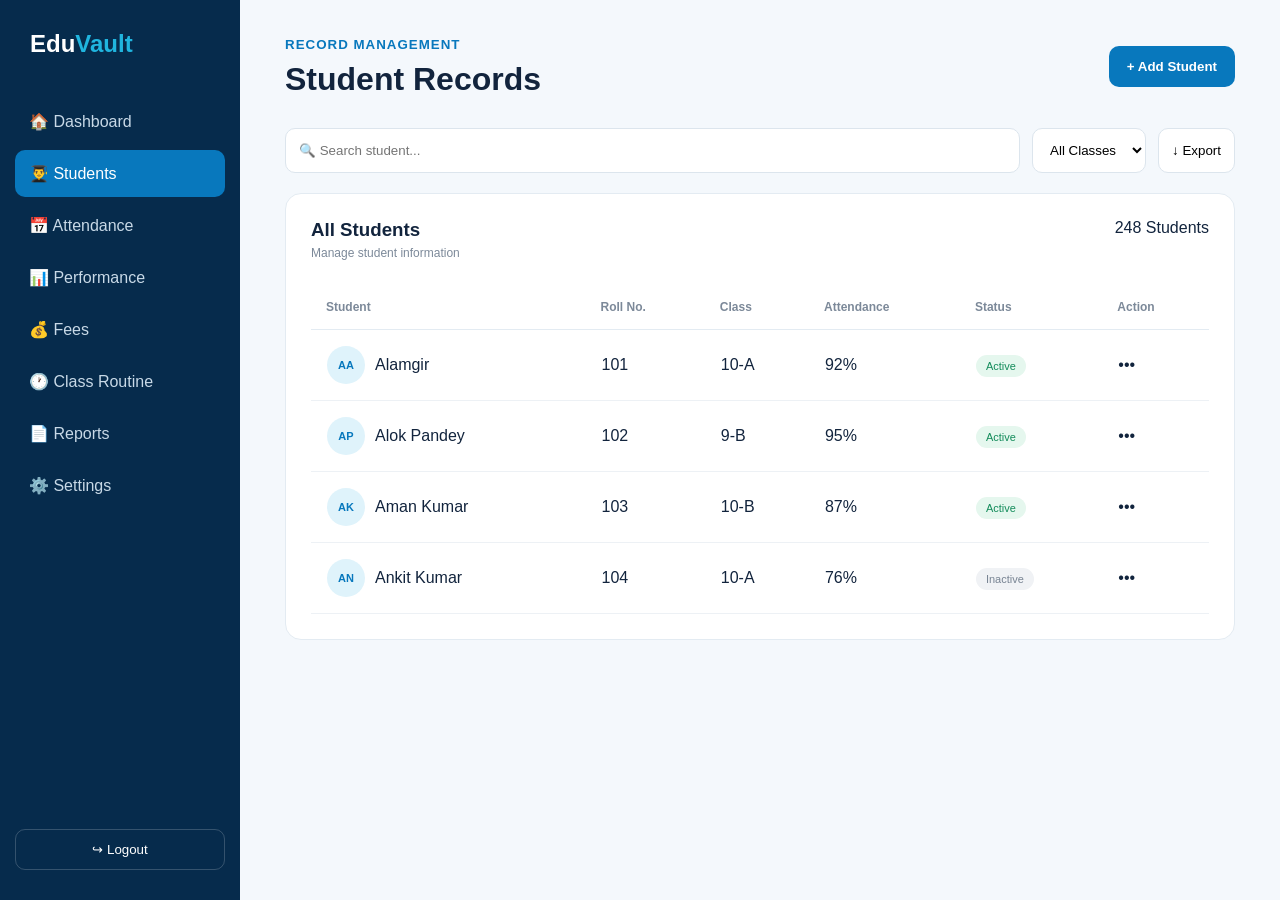
<file: students.html>
<!DOCTYPE html>
<html lang="en">

<head>

    <meta charset="UTF-8">

    <meta name="viewport"
          content="width=device-width, initial-scale=1.0">

    <title>EduVault - Students</title>

    <link rel="stylesheet" href="style.css">

</head>

<body>

<div class="app">

    <!-- SIDEBAR -->

    <aside class="sidebar">

        <h2>Edu<span>Vault</span></h2>

        <a href="dashboard.html">
            🏠 Dashboard
        </a>

        <a class="active" href="students.html">
            👨‍🎓 Students
        </a>

        <a href="attendance.html">
            📅 Attendance
        </a>

        <a href="performance.html">
            📊 Performance
        </a>

        <a href="fees.html">
            💰 Fees
        </a>

        <a href="routine.html">
            🕐 Class Routine
        </a>

        <a href="reports.html">
            📄 Reports
        </a>

        <a href="settings.html">
            ⚙️ Settings
        </a>

        <button onclick="logout()" class="logout">
            ↪ Logout
        </button>

    </aside>


    <!-- MAIN -->

    <main class="main">

        <header>

            <div>

                <small>RECORD MANAGEMENT</small>

                <h1>Student Records</h1>

            </div>

            <button
                class="add-button"
                onclick="openStudentForm()">

                + Add Student

            </button>

        </header>


        <!-- SEARCH -->

        <div class="toolbar">

            <input
                type="text"
                id="search"
                placeholder="🔍 Search student..."
                onkeyup="searchStudent()"
            >

            <select id="classFilter"
                    onchange="filterClass()">

                <option value="all">
                    All Classes
                </option>

                <option value="10-A">
                    10-A
                </option>

                <option value="10-B">
                    10-B
                </option>

                <option value="9-B">
                    9-B
                </option>

            </select>

            <button>
                ↓ Export
            </button>

        </div>


        <!-- TABLE -->

        <div class="table-card">

            <div class="table-heading">

                <div>
                    <h3>All Students</h3>
                    <p>Manage student information</p>
                </div>

                <span>
                    248 Students
                </span>

            </div>


            <table>

                <thead>

                    <tr>

                        <th>Student</th>
                        <th>Roll No.</th>
                        <th>Class</th>
                        <th>Attendance</th>
                        <th>Status</th>
                        <th>Action</th>

                    </tr>

                </thead>


                <tbody id="studentTable">

                    <tr>

                        <td>
                            <div class="student-name">
                                <span>AA</span>
                                Alamgir
                            </div>
                        </td>

                        <td>101</td>

                        <td>10-A</td>

                        <td>92%</td>

                        <td>
                            <label class="active-status">
                                Active
                            </label>
                        </td>

                        <td>•••</td>

                    </tr>


                    <tr>

                        <td>
                            <div class="student-name">
                                <span>AP</span>
                                Alok Pandey
                            </div>
                        </td>

                        <td>102</td>

                        <td>9-B</td>

                        <td>95%</td>

                        <td>
                            <label class="active-status">
                                Active
                            </label>
                        </td>

                        <td>•••</td>

                    </tr>


                    <tr>

                        <td>
                            <div class="student-name">
                                <span>AK</span>
                                Aman Kumar
                            </div>
                        </td>

                        <td>103</td>

                        <td>10-B</td>

                        <td>87%</td>

                        <td>
                            <label class="active-status">
                                Active
                            </label>
                        </td>

                        <td>•••</td>

                    </tr>


                    <tr>

                        <td>
                            <div class="student-name">
                                <span>AN</span>
                                Ankit Kumar
                            </div>
                        </td>

                        <td>104</td>

                        <td>10-A</td>

                        <td>76%</td>

                        <td>
                            <label class="inactive-status">
                                Inactive
                            </label>
                        </td>

                        <td>•••</td>

                    </tr>

                </tbody>

            </table>

        </div>

    </main>

</div>


<!-- ADD STUDENT POPUP -->

<div id="studentModal" class="modal">

    <div class="modal-box">

        <button
            class="close"
            onclick="closeStudentForm()">
            ×
        </button>

        <h2>Add New Student</h2>

        <p>Add student's basic information.</p>

        <label>Student Name</label>

        <input
            id="studentName"
            type="text"
            placeholder="Enter student name">


        <label>Roll Number</label>

        <input
            id="rollNumber"
            type="text"
            placeholder="Enter roll number">


        <label>Class</label>

        <select id="studentClass">

            <option>10-A</option>
            <option>10-B</option>
            <option>9-B</option>

        </select>


        <button
            class="save-button"
            onclick="addStudent()">

            Save Student

        </button>

    </div>

</div>


<script src="script.js"></script>

</body>
</html>
</file>
<file: style.css>
* {
    margin: 0;
    padding: 0;
    box-sizing: border-box;
}

body {
    font-family: Arial, sans-serif;
    background: #f4f8fc;
    color: #12243d;
}

a {
    text-decoration: none;
}


/* ================= LOGIN ================= */

.login-body {
    min-height: 100vh;

    display: flex;
    justify-content: center;
    align-items: center;

    background: linear-gradient(
        135deg,
        #062b4c,
        #0878bd
    );
}

.login-container {
    width: 900px;
    min-height: 550px;

    display: grid;
    grid-template-columns: 1fr 1fr;

    background: white;

    border-radius: 25px;

    overflow: hidden;

    box-shadow:
        0 20px 60px rgba(0,0,0,0.3);
}


/* LEFT */

.login-left {
    padding: 60px;

    background: linear-gradient(
        150deg,
        #062b4c,
        #0878bd
    );

    color: white;
}

.login-left h1 {
    font-size: 42px;
}

.login-left h1 span {
    color: #20b5df;
}

.login-left h2 {
    font-size: 35px;
    margin-top: 80px;
    line-height: 1.2;
}

.login-left p {
    margin-top: 20px;
    color: #c8e3f0;
    line-height: 1.6;
}

.features {
    display: flex;
    gap: 10px;
    margin-top: 40px;
}

.features div {
    padding: 10px;
    border: 1px solid #ffffff40;
    border-radius: 20px;
    font-size: 12px;
}


/* RIGHT */

.login-right {
    padding: 60px;
}

.login-right h2 {
    font-size: 28px;
}

.login-right > p {
    color: #7c8999;
    margin-top: 8px;
    margin-bottom: 30px;
}

.login-right label {
    display: block;
    font-size: 13px;
    font-weight: bold;
    margin: 15px 0 7px;
}

.login-right input[type="email"],
.login-right input[type="password"] {
    width: 100%;
    padding: 14px;

    border: 1px solid #dce5ed;
    border-radius: 10px;

    outline: none;
}

.login-right button {
    width: 100%;

    padding: 14px;

    border: none;
    border-radius: 10px;

    background: #0878bd;

    color: white;

    font-weight: bold;

    cursor: pointer;

    margin-top: 25px;
}

.remember {
    display: flex;
    justify-content: space-between;
    align-items: center;

    font-size: 12px;
    margin-top: 15px;
}

.remember label {
    display: flex;
    gap: 5px;
    margin: 0;
}

.remember a {
    color: #0878bd;
}


/* ================= APP ================= */

.app {
    min-height: 100vh;
    display: flex;
}


/* SIDEBAR */

.sidebar {
    width: 240px;

    position: fixed;

    height: 100vh;

    background: #062b4c;

    padding: 30px 15px;

    color: white;
}

.sidebar h2 {
    margin-bottom: 40px;
    padding-left: 15px;
}

.sidebar h2 span {
    color: #20b5df;
}

.sidebar a {
    display: block;

    padding: 14px;

    margin: 5px 0;

    color: #c8d9e7;

    border-radius: 10px;
}

.sidebar a:hover,
.sidebar a.active {
    background: #0878bd;
    color: white;
}

.logout {
    position: absolute;
    bottom: 30px;
    left: 15px;
    right: 15px;

    padding: 12px;

    background: transparent;

    border: 1px solid #ffffff30;

    color: white;

    border-radius: 10px;

    cursor: pointer;
}


/* MAIN */

.main {
    margin-left: 240px;

    width: calc(100% - 240px);

    padding: 35px 45px;
}


/* HEADER */

header {
    display: flex;
    justify-content: space-between;
    align-items: center;

    margin-bottom: 30px;
}

header small {
    color: #0878bd;
    font-weight: bold;
    letter-spacing: 1px;
}

header h1 {
    margin-top: 8px;
}


/* HERO */

.hero {
    background: linear-gradient(
        110deg,
        #0878bd,
        #0a6f9e
    );

    color: white;

    padding: 35px;

    border-radius: 18px;

    display: flex;

    justify-content: space-between;

    align-items: center;
}

.hero h2 {
    font-size: 30px;

    margin: 15px 0;
}

.hero p {
    color: #d4edf7;

    margin-bottom: 20px;
}

.hero-button {
    display: inline-block;

    padding: 12px 18px;

    background: white;

    color: #0878bd;

    border-radius: 10px;

    font-weight: bold;
}

.hero-icon {
    font-size: 100px;
    opacity: 0.3;
}


/* STATS */

.stats {
    display: grid;

    grid-template-columns:
        repeat(4, 1fr);

    gap: 18px;

    margin: 22px 0;
}

.stat-card {
    background: white;

    padding: 20px;

    border-radius: 15px;

    border: 1px solid #e3ebf2;

    display: flex;

    gap: 15px;
}

.stat-card p {
    color: #7c8999;
    font-size: 12px;
}

.stat-card h2 {
    margin: 5px 0;
}

.stat-card small {
    color: #199765;
}


/* CONTENT */

.content-grid {
    display: grid;

    grid-template-columns:
        1.1fr .9fr;

    gap: 20px;
}

.card {
    background: white;

    border: 1px solid #e3ebf2;

    border-radius: 16px;

    padding: 25px;
}

.card > p {
    color: #7c8999;

    font-size: 12px;

    margin: 5px 0 20px;
}


/* QUICK ACTIONS */

.quick-actions {
    display: grid;

    grid-template-columns: 1fr 1fr;

    gap: 12px;
}

.quick-actions a {
    padding: 18px;

    border: 1px solid #e3ebf2;

    border-radius: 12px;

    display: flex;

    flex-direction: column;

    gap: 5px;

    color: #12243d;
}

.quick-actions a:hover {
    border-color: #0878bd;
}

.quick-actions small {
    color: #7c8999;
}


/* RECENT STUDENTS */

.student-mini {
    display: flex;

    align-items: center;

    gap: 12px;

    margin: 15px 0;
}

.student-mini > div,
.student-name span {
    width: 38px;
    height: 38px;

    display: grid;
    place-items: center;

    background: #dff3fb;

    color: #0878bd;

    border-radius: 50%;

    font-size: 11px;

    font-weight: bold;
}

.student-mini span {
    display: flex;
    flex-direction: column;
    gap: 4px;
}

.student-mini small {
    color: #7c8999;
}


/* ================= STUDENTS ================= */

.add-button {
    background: #0878bd;

    border: none;

    color: white;

    padding: 13px 18px;

    border-radius: 10px;

    font-weight: bold;

    cursor: pointer;
}

.toolbar {
    display: flex;

    gap: 12px;

    margin-bottom: 20px;
}

.toolbar input,
.toolbar select,
.toolbar button {
    padding: 13px;

    border: 1px solid #dce5ed;

    border-radius: 10px;

    background: white;
}

.toolbar input {
    flex: 1;
}

.toolbar button {
    cursor: pointer;
}


/* TABLE */

.table-card {
    background: white;

    border: 1px solid #e3ebf2;

    border-radius: 16px;

    padding: 25px;

    overflow-x: auto;
}

.table-heading {
    display: flex;

    justify-content: space-between;

    margin-bottom: 25px;
}

.table-heading p {
    color: #7c8999;

    font-size: 12px;

    margin-top: 5px;
}

table {
    width: 100%;

    border-collapse: collapse;
}

th {
    text-align: left;

    color: #7c8999;

    font-size: 12px;

    padding: 15px;

    border-bottom: 1px solid #e3ebf2;
}

td {
    padding: 16px;

    border-bottom: 1px solid #edf1f5;
}

.student-name {
    display: flex;

    align-items: center;

    gap: 10px;
}

.active-status,
.inactive-status {
    padding: 5px 10px;

    border-radius: 20px;

    font-size: 11px;
}

.active-status {
    background: #e5f7ee;
    color: #148c5b;
}

.inactive-status {
    background: #f0f2f5;
    color: #788493;
}


/* MODAL */

.modal {
    display: none;

    position: fixed;

    inset: 0;

    background: rgba(0,0,0,0.5);

    justify-content: center;

    align-items: center;
}

.modal-box {
    background: white;

    width: 450px;

    padding: 30px;

    border-radius: 18px;

    position: relative;
}

.modal-box p {
    color: #7c8999;

    margin: 7px 0 20px;
}

.modal-box label {
    display: block;

    margin: 12px 0 6px;

    font-size: 13px;

    font-weight: bold;
}

.modal-box input,
.modal-box select {
    width: 100%;

    padding: 12px;

    border: 1px solid #dce5ed;

    border-radius: 8px;
}

.close {
    position: absolute;

    right: 20px;

    top: 15px;

    border: none;

    background: none;

    font-size: 25px;

    cursor: pointer;
}

.save-button {
    width: 100%;

    padding: 13px;

    border: none;

    background: #0878bd;

    color: white;

    border-radius: 10px;

    margin-top: 20px;

    cursor: pointer;

    font-weight: bold;
}


/* ================= MOBILE ================= */

@media(max-width: 800px) {

    .sidebar {
        width: 70px;
    }

    .sidebar h2 {
        font-size: 0;
    }

    .sidebar h2 span {
        font-size: 20px;
    }

    .sidebar a {
        font-size: 0;
        text-align: center;
    }

    .sidebar a:first-letter {
        font-size: 20px;
    }

    .main {
        margin-left: 70px;

        width: calc(100% - 70px);

        padding: 20px;
    }

    .stats {
        grid-template-columns: 1fr 1fr;
    }

    .content-grid {
        grid-template-columns: 1fr;
    }

}

@media(max-width: 600px) {

    .login-container {
        width: 95%;

        grid-template-columns: 1fr;
    }

    .login-left {
        display: none;
    }

    .login-right {
        padding: 35px;
    }

    .stats {
        grid-template-columns: 1fr;
    }

    .hero-icon {
        display: none;
    }

    .quick-actions {
        grid-template-columns: 1fr;
    }

}

/* ============================= */
/* ATTENDANCE PAGE LAYOUT */
/* ============================= */

.attendance-page {
    margin-left: 250px;       /* sidebar width */
    padding: 30px;
    min-height: 100vh;
    width: calc(100% - 250px);
    box-sizing: border-box;
    overflow-x: hidden;
}

/* Keep attendance content centered */
.attendance-page > * {
    max-width: 1200px;
    margin-left: auto;
    margin-right: auto;
}

/* ============================= */
/* ATTENDANCE PAGE */
/* ============================= */

.attendance-controls {
    background: white;
    padding: 30px;
    border-radius: 30px;
    display: flex;
    gap: 25px;
    margin-bottom: 50px;
    box-shadow: 0 5px 20px rgba(0,0,0,0.05);
}

.input-group {
    display: flex;
    flex-direction: column;
    gap: 8px;
    flex: 1;
}

.input-group label {
    font-weight: 600;
    color: #374151;
}

.input-group input,
.input-group select {
    padding: 12px;
    border: 1px solid #d1d5db;
    border-radius: 8px;
    font-size: 14px;
    outline: none;
}

.input-group input:focus,
.input-group select:focus {
    border-color: #2563eb;
}


/* Summary */

.attendance-summary {
    display: grid;
    grid-template-columns: repeat(4, 1fr);
    gap: 20px;
    margin-bottom: 25px;
}

.summary-card {
    background: white;
    padding: 22px;
    border-radius: 15px;
    box-shadow: 0 5px 20px rgba(0,0,0,0.05);
}

.summary-card span {
    display: block;
    color: #6b7280;
    margin-bottom: 8px;
}

.summary-card strong {
    font-size: 28px;
    color: #2563eb;
}

.present-card strong {
    color: #16a34a;
}

.absent-card strong {
    color: #dc2626;
}

.percentage-card strong {
    color: #7c3aed;
}


/* Attendance Buttons */

.attendance-buttons {
    display: flex;
    gap: 8px;
}

.present-btn,
.absent-btn {
    padding: 8px 14px;
    border-radius: 7px;
    cursor: pointer;
    border: 1px solid;
    font-weight: 600;
}

.present-btn {
    background: #ecfdf5;
    color: #15803d;
    border-color: #86efac;
}

.absent-btn {
    background: #fef2f2;
    color: #dc2626;
    border-color: #fca5a5;
}

.present-btn.selected {
    background: #16a34a;
    color: white;
}

.absent-btn.selected {
    background: #dc2626;
    color: white;
}


/* Primary Button */

.primary-btn {
    background: #2563eb;
    color: white;
    border: none;
    padding: 12px 20px;
    border-radius: 8px;
    cursor: pointer;
    font-weight: 600;
}

.primary-btn:hover {
    background: #1d4ed8;
}

.primary-btn {
    background: #2563eb;
    color: white;
    border: none;
    padding: 12px 20px;
    border-radius: 8px;
    cursor: pointer;
    font-weight: 600;

    display: block;
    margin-left: auto;
}

.primary-btn:hover {
    background: #1d4ed8;
}

/* Mobile */

@media (max-width: 900px) {

    .attendance-controls {
        flex-direction: column;
    }

    .attendance-summary {
        grid-template-columns: repeat(2, 1fr);
    }

    .table-container {
        overflow-x: auto;
    }
}
/* ============================= */
/* PERFORMANCE PAGE LAYOUT */
/* ============================= */

.performance-page {
    width: calc(100% - 250px);
    margin-left: 250px;
    padding: 30px;
    min-height: 100vh;
    box-sizing: border-box;
    overflow-x: hidden;
}

.performance-page > * {
    max-width: 1200px;
    margin-left: auto;
    margin-right: auto;
}

/* ============================= */
/* PERFORMANCE PAGE */
/* ============================= */

.performance-controls {
    background: white;
    padding: 25px;
    border-radius: 15px;
    display: flex;
    gap: 25px;
    margin-bottom: 25px;
    box-shadow: 0 5px 20px rgba(0,0,0,0.05);
}

.section-title {
    margin-bottom: 20px;
    color: #1f2937;
}

.marks-input {
    width: 100px;
    padding: 10px;
    border: 1px solid #d1d5db;
    border-radius: 7px;
    font-size: 15px;
}

.marks-input:focus {
    outline: none;
    border-color: #2563eb;
}

.result-summary {
    display: grid;
    grid-template-columns: repeat(4, 1fr);
    gap: 20px;
    margin-top: 25px;
}

.result-card {
    background: white;
    padding: 25px;
    border-radius: 15px;
    box-shadow: 0 5px 20px rgba(0,0,0,0.05);
}

.result-card span {
    display: block;
    color: #6b7280;
    margin-bottom: 10px;
}

.result-card strong {
    font-size: 25px;
    color: #2563eb;
}

@media (max-width: 900px) {

    .performance-controls {
        flex-direction: column;
    }

    .result-summary {
        grid-template-columns: repeat(2, 1fr);
    }
}
/* ========================================
   FEES PAGE ONLY
======================================== */

.fees-page {
    max-width: 1200px;
    margin: 0 auto;
}


/* Fee Form */

.fee-form {
    background: #ffffff;

    padding: 25px;

    border-radius: 15px;

    display: grid;

    grid-template-columns: repeat(4, 1fr);

    gap: 20px;

    margin-bottom: 25px;

    box-shadow:
        0 5px 20px rgba(0, 0, 0, 0.05);

    border: 1px solid #eef2f7;
}


/* Inputs */

.fee-form .input-group {
    display: flex;

    flex-direction: column;

    gap: 8px;
}

.fee-form label {
    font-size: 14px;

    font-weight: 600;

    color: #374151;
}

.fee-form input,
.fee-form select {
    width: 100%;

    padding: 12px 14px;

    border: 1px solid #d1d5db;

    border-radius: 8px;

    font-size: 14px;

    outline: none;

    background: white;
}

.fee-form input:focus,
.fee-form select:focus {
    border-color: #2563eb;

    box-shadow:
        0 0 0 3px rgba(37, 99, 235, 0.1);
}


/* Fee Summary */

.fee-summary {
    display: grid;

    grid-template-columns: repeat(4, 1fr);

    gap: 20px;

    margin-bottom: 25px;
}


.fee-card {
    background: white;

    padding: 22px;

    border-radius: 15px;

    border-left: 4px solid #2563eb;

    box-shadow:
        0 5px 20px rgba(0, 0, 0, 0.05);
}


.fee-card span {
    display: block;

    color: #6b7280;

    font-size: 14px;

    margin-bottom: 10px;
}


.fee-card strong {
    font-size: 25px;

    color: #2563eb;
}


/* Paid */

.fee-card.paid {
    border-left-color: #16a34a;
}

.fee-card.paid strong {
    color: #16a34a;
}


/* Pending */

.fee-card.pending {
    border-left-color: #dc2626;
}

.fee-card.pending strong {
    color: #dc2626;
}


/* Status */

.fee-card.status {
    border-left-color: #7c3aed;
}

.fee-card.status strong {
    color: #7c3aed;
}


/* Table */

.fees-page .table-container {
    background: white;

    padding: 25px;

    border-radius: 15px;

    box-shadow:
        0 5px 20px rgba(0, 0, 0, 0.05);

    overflow-x: auto;
}


.section-title {
    margin-bottom: 20px;

    color: #1f2937;
}


#feeTable {
    width: 100%;

    border-collapse: collapse;

    min-width: 850px;
}


#feeTable th {
    background: #f8fafc;

    padding: 15px;

    text-align: left;

    color: #475569;

    font-size: 13px;

    border-bottom: 1px solid #e5e7eb;
}


#feeTable td {
    padding: 15px;

    border-bottom: 1px solid #eef2f7;

    font-size: 14px;

    color: #374151;
}


#feeTable tbody tr:hover {
    background: #f8fafc;
}


/* Status Labels */

.fee-status {
    padding: 6px 12px;

    border-radius: 20px;

    font-size: 12px;

    font-weight: 600;
}


.paid-status {
    background: #dcfce7;

    color: #15803d;
}


.partial-status {
    background: #fef3c7;

    color: #b45309;
}


.pending-status {
    background: #fee2e2;

    color: #dc2626;
}


/* Mobile */

@media (max-width: 1000px) {

    .fee-form {
        grid-template-columns: repeat(2, 1fr);
    }

    .fee-summary {
        grid-template-columns: repeat(2, 1fr);
    }
}


@media (max-width: 600px) {

    .fees-page {
        max-width: 100%;
    }

    .fee-form {
        grid-template-columns: 1fr;
    }

    .fee-summary {
        grid-template-columns: 1fr;
    }
}

/* ============================= */
/* CLASS ROUTINE PAGE */
/* ============================= */

.routine-page {
    width: calc(100% - 250px);
    margin-left: 250px;
    padding: 30px;
    min-height: 100vh;
    box-sizing: border-box;
    overflow-x: hidden;
    position: relative;
}


/* ============================= */
/* PAGE HEADER */
/* ============================= */

.page-header {
    max-width: 1200px;
    margin: 0 auto 25px auto;
}

.page-header h1 {
    margin: 0;
    color: #1f2937;
    font-size: 30px;
}

.page-header p {
    margin-top: 6px;
    color: #6b7280;
}


/* ============================= */
/* ROUTINE CONTROLS */
/* ============================= */

.routine-controls {
    max-width: 1200px;
    margin: 0 auto 30px auto;

    background: white;
    padding: 25px;

    border-radius: 15px;

    display: grid;

    grid-template-columns:
        repeat(4, 1fr);

    gap: 20px;

    box-shadow:
        0 5px 20px rgba(0, 0, 0, 0.05);
}


.routine-input-group {
    display: flex;
    flex-direction: column;
    gap: 8px;
}


.routine-input-group label {
    font-weight: 600;
    color: #374151;
    font-size: 14px;
}


.routine-input-group input,
.routine-input-group select {

    padding: 12px;

    border: 1px solid #d1d5db;

    border-radius: 8px;

    font-size: 14px;

    outline: none;

    background: white;

    box-sizing: border-box;
}


.routine-input-group input:focus,
.routine-input-group select:focus {

    border-color: #2563eb;

    box-shadow:
        0 0 0 2px rgba(37, 99, 235, 0.1);
}


/* ============================= */
/* ADD BUTTON */
/* ============================= */

.routine-add-btn {

    align-self: end;

    min-height: 44px;

    background: #2563eb;

    color: white;

    border: none;

    border-radius: 8px;

    padding: 12px 20px;

    font-weight: 600;

    cursor: pointer;
}


.routine-add-btn:hover {
    background: #1d4ed8;
}


/* ============================= */
/* TABLE CARD */
/* ============================= */

.routine-table-card {

    max-width: 1200px;

    margin: 0 auto;

    background: white;

    border-radius: 15px;

    box-shadow:
        0 5px 20px rgba(0, 0, 0, 0.05);

    overflow: hidden;
}


/* ============================= */
/* TABLE HEADER */
/* ============================= */

.routine-table-header {

    padding: 22px 25px;

    display: flex;

    justify-content: space-between;

    align-items: center;

    border-bottom: 1px solid #e5e7eb;
}


.routine-table-header h2 {

    margin: 0;

    color: #1f2937;

}


.routine-table-header p {

    margin: 5px 0 0;

    color: #6b7280;

    font-size: 14px;
}


#filterRoutineClass {

    padding: 10px 14px;

    border: 1px solid #d1d5db;

    border-radius: 8px;

    outline: none;

    background: white;
}

/* ============================= */
/* CLASS ROUTINE PAGE */
/* ============================= */

.routine-page {
    padding: 30px;
    box-sizing: border-box;
}


/* ============================= */
/* PAGE HEADER */
/* ============================= */

.page-header {
    max-width: 1200px;
    margin: 0 auto 25px auto;
}

.page-header h1 {
    margin: 0;
    color: #1f2937;
    font-size: 30px;
}

.page-header p {
    margin-top: 6px;
    color: #6b7280;
}


/* ============================= */
/* ROUTINE CONTROLS */
/* ============================= */

.routine-controls {
    max-width: 1200px;
    margin: 0 auto 30px auto;

    background: white;
    padding: 25px;

    border-radius: 15px;

    display: grid;

    grid-template-columns:
        repeat(4, 1fr);

    gap: 20px;

    box-shadow:
        0 5px 20px rgba(0, 0, 0, 0.05);
}


.routine-input-group {
    display: flex;
    flex-direction: column;
    gap: 8px;
}


.routine-input-group label {
    font-weight: 600;
    color: #374151;
    font-size: 14px;
}


.routine-input-group input,
.routine-input-group select {

    padding: 12px;

    border: 1px solid #d1d5db;

    border-radius: 8px;

    font-size: 14px;

    outline: none;

    background: white;

    box-sizing: border-box;
}


.routine-input-group input:focus,
.routine-input-group select:focus {

    border-color: #2563eb;

    box-shadow:
        0 0 0 2px rgba(37, 99, 235, 0.1);
}


/* ============================= */
/* ADD BUTTON */
/* ============================= */

.routine-add-btn {

    align-self: end;

    min-height: 44px;

    background: #2563eb;

    color: white;

    border: none;

    border-radius: 8px;

    padding: 12px 20px;

    font-weight: 600;

    cursor: pointer;
}


.routine-add-btn:hover {
    background: #1d4ed8;
}


/* ============================= */
/* TABLE CARD */
/* ============================= */

.routine-table-card {

    max-width: 1200px;

    margin: 0 auto;

    background: white;

    border-radius: 15px;

    box-shadow:
        0 5px 20px rgba(0, 0, 0, 0.05);

    overflow: hidden;
}


/* ============================= */
/* TABLE HEADER */
/* ============================= */

.routine-table-header {

    padding: 22px 25px;

    display: flex;

    justify-content: space-between;

    align-items: center;

    border-bottom: 1px solid #e5e7eb;
}


.routine-table-header h2 {

    margin: 0;

    color: #1f2937;

}


.routine-table-header p {

    margin: 5px 0 0;

    color: #6b7280;

    font-size: 14px;
}


#filterRoutineClass {

    padding: 10px 14px;

    border: 1px solid #d1d5db;

    border-radius: 8px;

    outline: none;

    background: white;
}


/* ============================= */
/* ROUTINE TABLE */
/* ============================= */

.routine-table {

    width: 100%;

    border-collapse: collapse;
}


.routine-table th {

    background: #f8fafc;

    color: #374151;

    font-size: 13px;

    font-weight: 600;

    padding: 15px;

    text-align: left;

    border-bottom: 1px solid #e5e7eb;
}


.routine-table td {

    padding: 15px;

    color: #4b5563;

    font-size: 14px;

    border-bottom: 1px solid #f1f5f9;
}


.routine-table tbody tr:hover {

    background: #f8fafc;
}


/* ============================= */
/* ACTION BUTTONS */
/* ============================= */

.routine-edit-btn {

    background: #eff6ff;

    color: #2563eb;

    border: 1px solid #bfdbfe;

    padding: 7px 12px;

    border-radius: 6px;

    cursor: pointer;

    margin-right: 5px;
}


.routine-delete-btn {

    background: #fef2f2;

    color: #dc2626;

    border: 1px solid #fecaca;

    padding: 7px 12px;

    border-radius: 6px;

    cursor: pointer;
}


.routine-edit-btn:hover {
    background: #2563eb;
    color: white;
}


.routine-delete-btn:hover {
    background: #dc2626;
    color: white;
}


/* ============================= */
/* EMPTY MESSAGE */
/* ============================= */

.no-routine {

    text-align: center;

    padding: 40px;

    color: #9ca3af;
}


/* ============================= */
/* MOBILE */
/* ============================= */

@media (max-width: 1000px) {

    .routine-controls {

        grid-template-columns:
            repeat(2, 1fr);

    }

}


@media (max-width: 700px) {

    .routine-page {

        padding: 20px;

    }


    .routine-controls {

        grid-template-columns: 1fr;

    }


    .routine-table-header {

        flex-direction: column;

        align-items: flex-start;

        gap: 15px;

    }


    .table-container {

        overflow-x: auto;

    }


    .routine-table {

        min-width: 900px;

    }

}


/* ============================= */
/* REPORTS PAGE */
/* ============================= */

/* ============================= */
/* REPORTS PAGE LAYOUT FIX */
/* ============================= */



.reports-page {
    width: calc(100% - 250px);
    margin-left: 250px;
    padding: 30px;
    min-height: 100vh;
    box-sizing: border-box;
    min-width: 0;
    overflow-x: hidden;
}

.reports-header {
    max-width: 1200px;
    margin: 0 auto 25px;
    display: flex;
    justify-content: space-between;
    align-items: center;
    gap: 20px;
}

.reports-header h1 {
    margin: 0;
    color: #1f2937;
    font-size: 30px;
}

.reports-header p {
    color: #6b7280;
    margin-top: 8px;
}

.report-stats {
    max-width: 1200px;
    margin: 0 auto 25px;
    display: grid;
    grid-template-columns: repeat(4, minmax(0, 1fr));
    gap: 20px;
}

.report-stat-card,
.report-panel {
    background: white;
    border-radius: 15px;
    padding: 22px;
    box-shadow: 0 5px 20px rgba(0, 0, 0, 0.05);
    min-width: 0;
}

.report-stat-card span {
    color: #6b7280;
    font-size: 14px;
}

.report-stat-card h2 {
    color: #2563eb;
    font-size: 30px;
    margin: 12px 0 6px;
}

.report-stat-card p {
    color: #9ca3af;
    font-size: 13px;
    margin: 0;
}

.report-panel {
    max-width: 1200px;
    margin: 0 auto 25px;
}

.report-panel h2 {
    color: #1f2937;
    margin: 0 0 20px;
}

.report-filters {
    display: grid;
    grid-template-columns: repeat(2, minmax(0, 1fr)) auto;
    align-items: end;
    gap: 20px;
}

.report-field {
    display: flex;
    flex-direction: column;
    gap: 8px;
}

.report-field label {
    color: #374151;
    font-weight: 600;
    font-size: 14px;
}

.report-field select {
    width: 100%;
    padding: 12px;
    border: 1px solid #d1d5db;
    border-radius: 8px;
    background: white;
    box-sizing: border-box;
}

.report-btn {
    padding: 12px 18px;
    background: #2563eb;
    color: white;
    border: none;
    border-radius: 8px;
    font-weight: 600;
    cursor: pointer;
    white-space: nowrap;
}

.report-btn:hover {
    background: #1d4ed8;
}

.secondary-report-btn {
    background: #0f766e;
}

.secondary-report-btn:hover {
    background: #115e59;
}

.report-table-heading {
    display: flex;
    justify-content: space-between;
    align-items: center;
    gap: 15px;
    margin-bottom: 20px;
}

.report-table-heading h2 {
    margin-bottom: 6px;
}

.report-table-heading p {
    color: #6b7280;
    font-size: 14px;
    margin: 0;
}

.report-table {
    width: 100%;
    border-collapse: collapse;
}

.report-table th,
.report-table td {
    padding: 14px;
    text-align: left;
    border-bottom: 1px solid #e5e7eb;
    font-size: 14px;
}

.report-table th {
    background: #f8fafc;
    color: #374151;
}

.report-table td {
    color: #4b5563;
}

.report-note {
    color: #9ca3af;
    font-size: 12px;
    margin-top: 18px;
}

.report-empty {
    text-align: center;
    padding: 30px !important;
    color: #9ca3af !important;
}

@media print {
    .sidebar,
    .reports-header .report-btn,
    .report-filters,
    .secondary-report-btn {
        display: none !important;
    }

    .reports-page,
    .report-panel {
        margin: 0;
        padding: 10px;
        width: 100%;
        max-width: 100%;
        box-shadow: none;
    }

    body {
        background: white;
    }
}

@media (max-width: 1000px) {
    .report-stats {
        grid-template-columns: repeat(2, minmax(0, 1fr));
    }

    .report-filters {
        grid-template-columns: repeat(2, minmax(0, 1fr));
    }

    .report-filters > .report-btn {
        grid-column: 1 / -1;
    }
}

@media (max-width: 650px) {
    .reports-page {
        padding: 16px;
    }

    .reports-header,
    .report-table-heading {
        align-items: flex-start;
        flex-direction: column;
    }

    .report-stats,
    .report-filters {
        grid-template-columns: 1fr;
    }

    .report-filters > .report-btn {
        grid-column: auto;
    }

    .table-container {
        overflow-x: auto;
    }

    .report-table {
        min-width: 650px;
    }
}


/* ============================= */
/* SETTINGS PAGE */
/* ============================= */

.settings-page {
    padding: 30px;
    box-sizing: border-box;
    min-width: 0;
}

.settings-header {
    max-width: 1000px;
    margin: 0 auto 25px;
}

.settings-header h1 {
    margin: 0;
    color: #1f2937;
    font-size: 30px;
}

.settings-header p {
    color: #6b7280;
    margin-top: 8px;
}

#settingsForm {
    max-width: 1000px;
    margin: 0 auto;
}

.settings-card {
    background: white;
    padding: 25px;
    border-radius: 15px;
    margin-bottom: 25px;
    box-shadow: 0 5px 20px rgba(0, 0, 0, 0.05);
}

.settings-card h2 {
    color: #1f2937;
    font-size: 19px;
    margin: 0 0 25px;
}

.settings-grid {
    display: grid;
    grid-template-columns: repeat(2, minmax(0, 1fr));
    gap: 22px;
}

.settings-field {
    display: flex;
    flex-direction: column;
    gap: 9px;
    min-width: 0;
}

.settings-field label {
    font-weight: 600;
    color: #374151;
    font-size: 14px;
}

.settings-field input,
.settings-field select,
.settings-field textarea {
    width: 100%;
    padding: 12px;
    border: 1px solid #d1d5db;
    border-radius: 8px;
    font: inherit;
    box-sizing: border-box;
    background: white;
}

.settings-field input:focus,
.settings-field select:focus,
.settings-field textarea:focus {
    outline: none;
    border-color: #2563eb;
    box-shadow: 0 0 0 2px rgba(37, 99, 235, 0.1);
}

.settings-field textarea {
    resize: vertical;
}

.settings-field small {
    color: #6b7280;
    font-size: 12px;
}

.full-width {
    grid-column: 1 / -1;
}

.settings-actions {
    display: flex;
    gap: 12px;
    flex-wrap: wrap;
}

.settings-save-btn,
.settings-reset-btn {
    padding: 12px 20px;
    border-radius: 8px;
    font-weight: 600;
    cursor: pointer;
}

.settings-save-btn {
    color: white;
    background: #2563eb;
    border: none;
}

.settings-save-btn:hover {
    background: #1d4ed8;
}

.settings-reset-btn {
    background: white;
    color: #374151;
    border: 1px solid #d1d5db;
}

#settingsMessage {
    color: #15803d;
    font-size: 14px;
    margin-top: 15px;
}

@media (max-width: 900px) {
    .settings-page {
        padding: 20px;
    }
}

@media (max-width: 600px) {
    .settings-page {
        padding: 15px;
    }

    .settings-grid {
        grid-template-columns: 1fr;
    }

    .full-width {
        grid-column: auto;
    }

    .settings-card {
        padding: 18px;
    }
}
</file>
